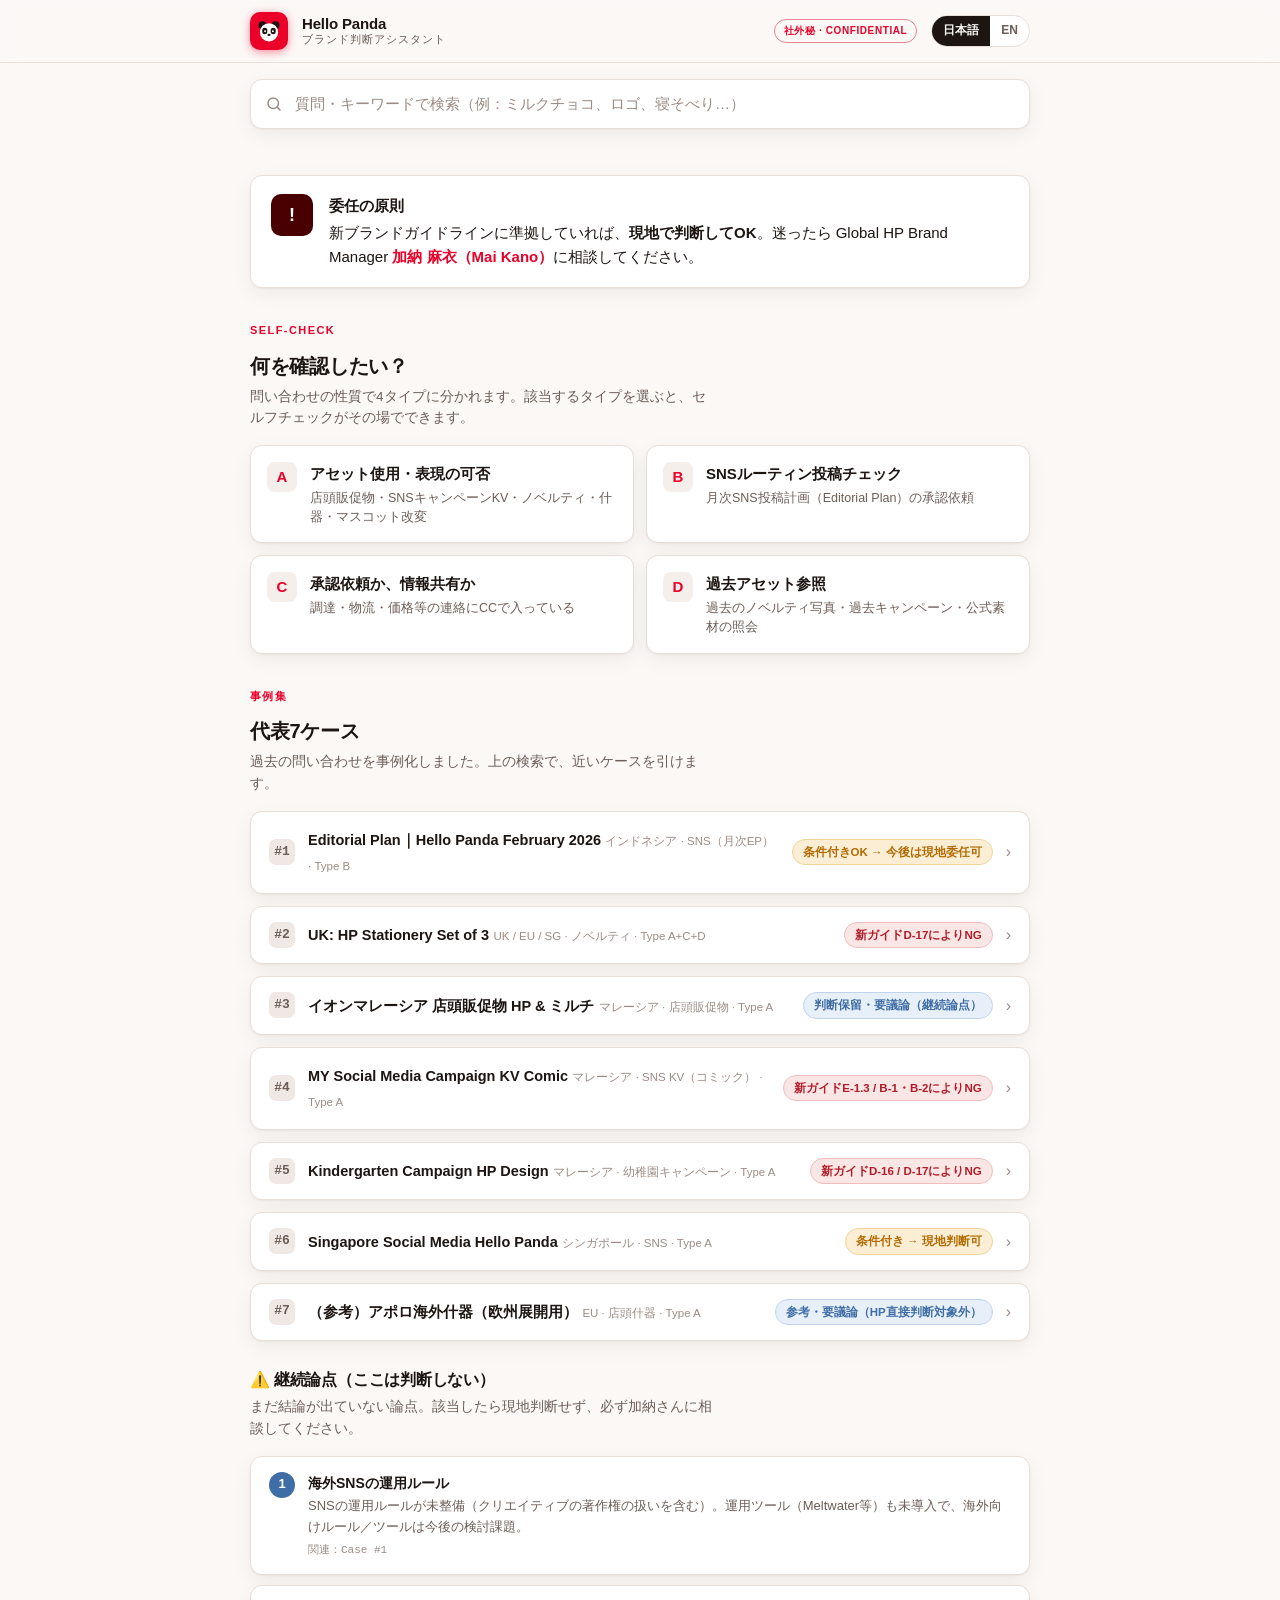
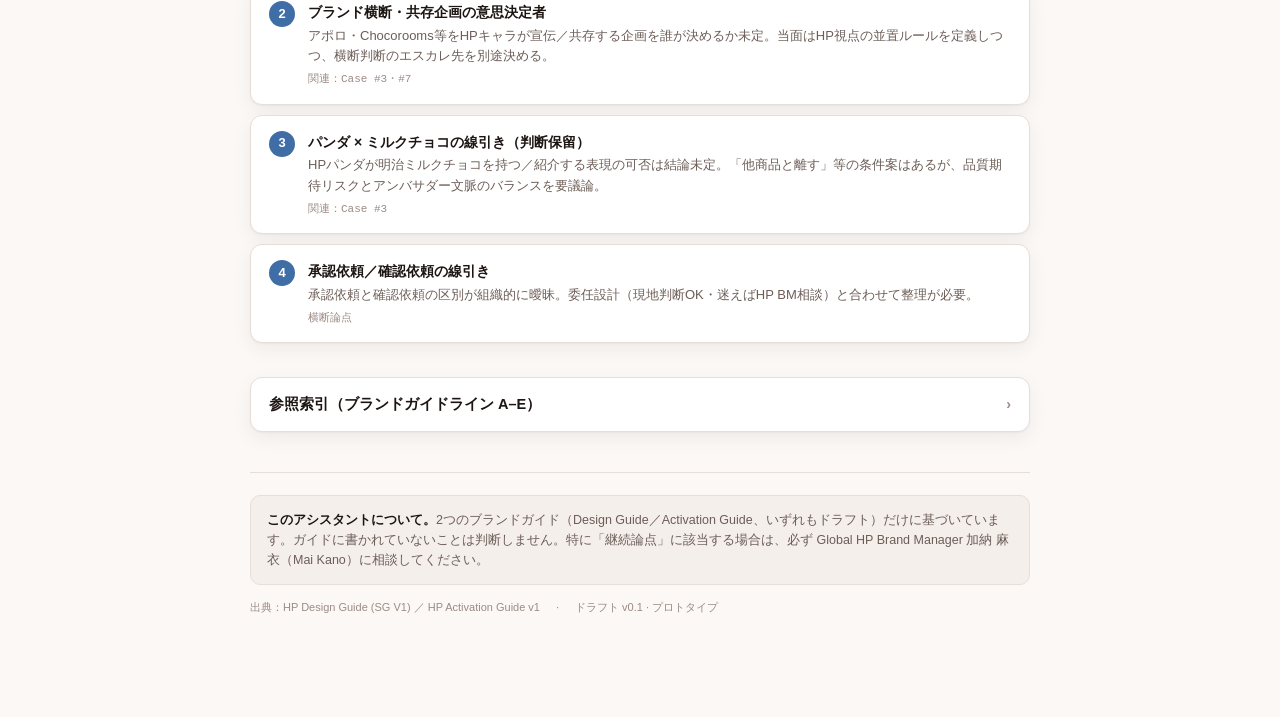
<file: hello-panda-brand-assistant/index.html>
<!doctype html>
<html lang="ja">
<head>
<meta charset="utf-8">
<meta name="viewport" content="width=device-width, initial-scale=1, viewport-fit=cover">
<title>Hello Panda · Brand Decision Assistant</title>
<style>
  :root{
    --sans:-apple-system,BlinkMacSystemFont,"Segoe UI","Hiragino Sans","Hiragino Kaku Gothic ProN","Yu Gothic",Meiryo,"Noto Sans JP",sans-serif;
    --mono:ui-monospace,SFMono-Regular,Menlo,Consolas,"Liberation Mono",monospace;
    --ground:#FBF8F6; --surface:#FFFFFF; --surface-2:#F5EFEC; --sunken:#F0E8E4;
    --ink:#1C1512; --ink-soft:#6C5D57; --ink-faint:#9C8B84; --line:#E8DED8;
    --brand:#EA0029; --brand-deep:#490000;
    --ok:#1C7A4D; --ok-bg:#E3F3EB; --ok-line:#B7E0C8;
    --warn:#B26A00; --warn-bg:#FBEED4; --warn-line:#F0D49A;
    --ng:#B01D28; --ng-bg:#FBE6E6; --ng-line:#F1BDBE;
    --open:#3F6DA6; --open-bg:#E7EFF8; --open-line:#BFD4EC;
    --shadow:0 1px 2px rgba(28,21,18,.04),0 6px 20px rgba(28,21,18,.06);
    --radius:12px;
  }
  @media (prefers-color-scheme:dark){
    :root{
      --ground:#17110F; --surface:#211814; --surface-2:#2A201B; --sunken:#150F0D;
      --ink:#F4ECE8; --ink-soft:#B9A79E; --ink-faint:#7E6D65; --line:#382B25;
      --brand:#FF465C; --brand-deep:#FF9A8E;
      --ok:#54C08A; --ok-bg:#153627; --ok-line:#245A40;
      --warn:#E4AC55; --warn-bg:#3A2B12; --warn-line:#5C441C;
      --ng:#F27680; --ng-bg:#3A1618; --ng-line:#63262A;
      --open:#7FADEA; --open-bg:#16243A; --open-line:#2C4467;
      --shadow:0 1px 2px rgba(0,0,0,.3),0 8px 24px rgba(0,0,0,.35);
    }
  }
  :root[data-theme="light"]{
    --ground:#FBF8F6; --surface:#FFFFFF; --surface-2:#F5EFEC; --sunken:#F0E8E4;
    --ink:#1C1512; --ink-soft:#6C5D57; --ink-faint:#9C8B84; --line:#E8DED8;
    --brand:#EA0029; --brand-deep:#490000;
    --ok:#1C7A4D; --ok-bg:#E3F3EB; --ok-line:#B7E0C8;
    --warn:#B26A00; --warn-bg:#FBEED4; --warn-line:#F0D49A;
    --ng:#B01D28; --ng-bg:#FBE6E6; --ng-line:#F1BDBE;
    --open:#3F6DA6; --open-bg:#E7EFF8; --open-line:#BFD4EC;
    --shadow:0 1px 2px rgba(28,21,18,.04),0 6px 20px rgba(28,21,18,.06);
  }
  :root[data-theme="dark"]{
    --ground:#17110F; --surface:#211814; --surface-2:#2A201B; --sunken:#150F0D;
    --ink:#F4ECE8; --ink-soft:#B9A79E; --ink-faint:#7E6D65; --line:#382B25;
    --brand:#FF465C; --brand-deep:#FF9A8E;
    --ok:#54C08A; --ok-bg:#153627; --ok-line:#245A40;
    --warn:#E4AC55; --warn-bg:#3A2B12; --warn-line:#5C441C;
    --ng:#F27680; --ng-bg:#3A1618; --ng-line:#63262A;
    --open:#7FADEA; --open-bg:#16243A; --open-line:#2C4467;
    --shadow:0 1px 2px rgba(0,0,0,.3),0 8px 24px rgba(0,0,0,.35);
  }

  *{box-sizing:border-box}
  body{margin:0;background:var(--ground);color:var(--ink);font-family:var(--sans);
    line-height:1.6;-webkit-font-smoothing:antialiased;text-rendering:optimizeLegibility}
  .wrap{max-width:820px;margin:0 auto;padding:0 20px}

  /* Header */
  header{position:sticky;top:0;z-index:20;background:color-mix(in srgb,var(--ground) 88%,transparent);
    backdrop-filter:saturate(1.4) blur(10px);border-bottom:1px solid var(--line)}
  .head-in{display:flex;align-items:center;gap:14px;padding:12px 20px;max-width:820px;margin:0 auto}
  .mark{width:38px;height:38px;border-radius:10px;background:var(--brand);flex:0 0 auto;
    display:grid;place-items:center;box-shadow:0 2px 8px color-mix(in srgb,var(--brand) 45%,transparent)}
  .mark svg{width:26px;height:26px;display:block}
  .head-txt{display:flex;flex-direction:column;line-height:1.2;min-width:0}
  .head-txt b{font-size:15px;font-weight:800;letter-spacing:-.01em}
  .head-txt span{font-size:11px;color:var(--ink-soft);text-transform:uppercase;letter-spacing:.09em}
  .head-sp{flex:1}
  .conf{font-size:10px;font-weight:700;letter-spacing:.06em;color:var(--brand);
    border:1px solid color-mix(in srgb,var(--brand) 40%,var(--line));border-radius:999px;
    padding:3px 9px;white-space:nowrap}
  .lang{display:flex;border:1px solid var(--line);border-radius:999px;overflow:hidden;background:var(--surface)}
  .lang button{font:inherit;font-size:12px;font-weight:700;border:0;background:transparent;color:var(--ink-soft);
    padding:5px 11px;cursor:pointer}
  .lang button[aria-pressed="true"]{background:var(--ink);color:var(--ground)}
  .lang button:focus-visible{outline:2px solid var(--brand);outline-offset:-2px}

  /* Search */
  .searchbar{padding:16px 0 4px}
  .search{display:flex;align-items:center;gap:10px;background:var(--surface);border:1px solid var(--line);
    border-radius:12px;padding:11px 14px;box-shadow:var(--shadow)}
  .search:focus-within{border-color:var(--brand);box-shadow:0 0 0 3px color-mix(in srgb,var(--brand) 18%,transparent)}
  .search svg{width:18px;height:18px;color:var(--ink-faint);flex:0 0 auto}
  .search input{flex:1;border:0;background:transparent;font:inherit;font-size:15px;color:var(--ink);outline:none}
  .search input::placeholder{color:var(--ink-faint)}
  .search .clr{border:0;background:transparent;color:var(--ink-faint);font:inherit;cursor:pointer;font-size:18px;
    line-height:1;padding:2px 4px;display:none}
  .search .clr:hover{color:var(--ink)}
  #search-status{font-size:13px;color:var(--ink-soft);padding:9px 4px 0;font-weight:600;display:none}
  #search-status b{color:var(--brand)}

  main{padding:8px 0 60px}
  section{margin-top:34px}
  .eyebrow{font-size:11px;font-weight:800;letter-spacing:.13em;text-transform:uppercase;color:var(--brand);margin:0 0 10px}
  h2{font-size:20px;font-weight:800;letter-spacing:-.015em;margin:0 0 4px;text-wrap:balance}
  .sec-note{font-size:13.5px;color:var(--ink-soft);margin:0 0 16px;max-width:62ch}

  .card{background:var(--surface);border:1px solid var(--line);border-radius:var(--radius);box-shadow:var(--shadow)}

  /* Principle */
  .principle{padding:18px 20px;display:flex;gap:16px;align-items:flex-start}
  .principle .pk{flex:0 0 auto;width:42px;height:42px;border-radius:10px;background:var(--brand-deep);
    color:#fff;display:grid;place-items:center;font-weight:800;font-size:18px}
  :root[data-theme="dark"] .principle .pk,@media(prefers-color-scheme:dark){}
  .principle p{margin:0;font-size:15px}
  .principle .lead{font-weight:700;margin-bottom:3px}
  .principle .who{color:var(--brand);font-weight:700}

  /* Self-check type grid */
  .types{display:grid;grid-template-columns:1fr 1fr;gap:12px}
  @media(max-width:560px){.types{grid-template-columns:1fr}}
  .type{cursor:pointer;text-align:left;font:inherit;color:inherit;padding:16px;display:flex;gap:13px;
    align-items:flex-start;transition:transform .12s ease,border-color .12s ease}
  .type:hover{transform:translateY(-2px);border-color:color-mix(in srgb,var(--brand) 45%,var(--line))}
  .type:focus-visible{outline:2px solid var(--brand);outline-offset:2px}
  .type[aria-expanded="true"]{border-color:var(--brand)}
  .type .badge{flex:0 0 auto;width:30px;height:30px;border-radius:8px;background:var(--surface-2);
    color:var(--brand);font-weight:800;display:grid;place-items:center;font-size:15px}
  .type h3{margin:0 0 3px;font-size:15px;font-weight:800}
  .type p{margin:0;font-size:12.5px;color:var(--ink-soft);line-height:1.5}

  /* Self-check panel */
  .panel{margin-top:12px;padding:18px 20px}
  .panel .ph{display:flex;align-items:center;gap:10px;margin-bottom:4px}
  .panel .ph .badge{width:26px;height:26px;border-radius:7px;background:var(--brand);color:#fff;font-weight:800;
    display:grid;place-items:center;font-size:13px}
  .panel .ph h3{margin:0;font-size:16px;font-weight:800}
  .panel .intro{font-size:13px;color:var(--ink-soft);margin:0 0 14px}
  .check{border-top:1px solid var(--line);padding:13px 0;display:flex;gap:12px;align-items:flex-start}
  .check:first-of-type{border-top:0}
  .check .q{flex:1;min-width:0}
  .check .q .t{font-size:14px;font-weight:600}
  .check .q .cite{font-family:var(--mono);font-size:11px;color:var(--brand);margin-top:4px;display:inline-block;
    background:var(--surface-2);padding:2px 7px;border-radius:6px}
  .check .q .flag{display:inline-block;font-size:11px;font-weight:700;color:var(--open);margin-top:4px;margin-left:6px}
  .yn{display:flex;gap:6px;flex:0 0 auto}
  .yn button{font:inherit;font-size:12px;font-weight:700;border:1px solid var(--line);background:var(--surface-2);
    color:var(--ink-soft);border-radius:8px;padding:6px 10px;cursor:pointer;min-width:42px}
  .yn button:focus-visible{outline:2px solid var(--brand);outline-offset:1px}
  .yn button[data-v="yes"][aria-pressed="true"]{background:var(--ok);border-color:var(--ok);color:#fff}
  .yn button[data-v="no"][aria-pressed="true"]{background:var(--ng);border-color:var(--ng);color:#fff}
  .verdict{margin-top:16px;border-radius:10px;padding:14px 16px;display:flex;gap:12px;align-items:flex-start;
    border:1px solid var(--line);background:var(--surface-2)}
  .verdict.ok{background:var(--ok-bg);border-color:var(--ok-line)}
  .verdict.consult{background:var(--warn-bg);border-color:var(--warn-line)}
  .verdict .vi{flex:0 0 auto;width:24px;height:24px;border-radius:50%;display:grid;place-items:center;font-weight:800;
    font-size:14px;color:#fff}
  .verdict.ok .vi{background:var(--ok)} .verdict.consult .vi{background:var(--warn)}
  .verdict.pending .vi{background:var(--ink-faint)}
  .verdict .vt{font-size:14px}
  .verdict .vt b{display:block;font-size:15px;margin-bottom:2px}
  .verdict.ok .vt b{color:var(--ok)} .verdict.consult .vt b{color:var(--warn)}
  .verdict ul{margin:8px 0 0;padding-left:18px;font-size:13px;color:var(--ink-soft)}
  .verdict ul li{margin:3px 0}

  /* Chips */
  .chip{display:inline-flex;align-items:center;gap:5px;font-size:11.5px;font-weight:700;padding:3px 10px;
    border-radius:999px;border:1px solid;white-space:nowrap}
  .chip.ok{color:var(--ok);background:var(--ok-bg);border-color:var(--ok-line)}
  .chip.cond{color:var(--warn);background:var(--warn-bg);border-color:var(--warn-line)}
  .chip.ng{color:var(--ng);background:var(--ng-bg);border-color:var(--ng-line)}
  .chip.open{color:var(--open);background:var(--open-bg);border-color:var(--open-line)}

  /* Cases */
  .case{overflow:hidden}
  .case+.case{margin-top:12px}
  .case>summary{list-style:none;cursor:pointer;padding:15px 18px;display:flex;gap:13px;align-items:center}
  .case>summary::-webkit-details-marker{display:none}
  .case>summary:focus-visible{outline:2px solid var(--brand);outline-offset:-3px}
  .case .num{flex:0 0 auto;width:26px;height:26px;border-radius:7px;background:var(--sunken);color:var(--ink-soft);
    font-weight:800;font-size:13px;display:grid;place-items:center;font-family:var(--mono)}
  .case .ct{flex:1;min-width:0}
  .case .ct .tt{font-size:14.5px;font-weight:700;line-height:1.35}
  .case .ct .meta{font-size:11.5px;color:var(--ink-faint);margin-top:2px}
  .case .chev{flex:0 0 auto;color:var(--ink-faint);transition:transform .2s}
  .case[open] .chev{transform:rotate(90deg)}
  .case .body{padding:2px 18px 18px 57px;border-top:1px solid var(--line);margin-top:-1px}
  @media(max-width:560px){.case .body{padding-left:18px}}
  .case .body .row{margin-top:13px}
  .case .body .row .lbl{font-size:10.5px;font-weight:800;letter-spacing:.09em;text-transform:uppercase;
    color:var(--ink-faint);margin-bottom:3px}
  .case .body .row .val{font-size:13.5px}
  .case .body .cites{display:flex;flex-wrap:wrap;gap:6px;margin-top:6px}
  .mono-tag{font-family:var(--mono);font-size:11px;color:var(--brand);background:var(--surface-2);
    padding:2px 7px;border-radius:6px}

  /* Open topics */
  .topic{padding:15px 18px;display:flex;gap:13px;align-items:flex-start}
  .topic+.topic{margin-top:10px}
  .topic .ti{flex:0 0 auto;width:26px;height:26px;border-radius:50%;background:var(--open);color:#fff;
    font-weight:800;font-size:13px;display:grid;place-items:center}
  .topic .tx b{font-size:14px;display:block;margin-bottom:2px}
  .topic .tx p{margin:0;font-size:13px;color:var(--ink-soft)}
  .topic .tx .ref{font-size:11px;color:var(--ink-faint);margin-top:4px;font-family:var(--mono)}
  .guardrail{margin-bottom:14px;border:1px solid var(--open-line);background:var(--open-bg);border-radius:10px;
    padding:13px 16px;font-size:13.5px;color:var(--ink);display:flex;gap:11px;align-items:flex-start}
  .guardrail b{color:var(--open)}
  .guardrail .gi{flex:0 0 auto;font-size:17px}

  /* banner in results */
  #hit-banner{display:none;margin-bottom:14px}
  .no-hit{display:none;text-align:center;color:var(--ink-faint);font-size:14px;padding:26px 0}

  /* Reference */
  details.ref>summary{list-style:none;cursor:pointer;padding:15px 18px;display:flex;align-items:center;gap:10px;
    font-weight:700;font-size:14.5px}
  details.ref>summary::-webkit-details-marker{display:none}
  details.ref>summary .chev{margin-left:auto;color:var(--ink-faint);transition:transform .2s}
  details.ref[open]>summary .chev{transform:rotate(90deg)}
  .ref-body{padding:0 18px 8px}
  .ref-row{border-top:1px solid var(--line);padding:12px 0;display:flex;gap:13px}
  .ref-row .rk{flex:0 0 auto;width:24px;height:24px;border-radius:6px;background:var(--brand);color:#fff;
    font-weight:800;font-size:13px;display:grid;place-items:center;font-family:var(--mono)}
  .ref-row .rt b{font-size:13.5px} .ref-row .rt p{margin:2px 0 0;font-size:12.5px;color:var(--ink-soft)}
  .ref-note{font-size:12px;color:var(--ink-faint);padding:10px 0 4px;font-style:italic}

  footer{margin-top:40px;border-top:1px solid var(--line);padding:22px 0 40px}
  footer .disc{background:var(--surface-2);border:1px solid var(--line);border-radius:10px;padding:14px 16px;
    font-size:12.5px;color:var(--ink-soft);line-height:1.6}
  footer .disc b{color:var(--ink)}
  footer .fmeta{display:flex;flex-wrap:wrap;gap:8px 16px;margin-top:14px;font-size:11px;color:var(--ink-faint)}
  .hl{background:color-mix(in srgb,var(--brand) 22%,transparent);border-radius:3px;padding:0 2px}

  @media (prefers-reduced-motion:reduce){*{transition:none!important}}
</style>
</head>
<body>


<header>
  <div class="head-in">
    <div class="mark" aria-hidden="true">
      <svg viewBox="0 0 40 40" fill="none">
        <circle cx="10" cy="11" r="6" fill="#1C1512"></circle><circle cx="30" cy="11" r="6" fill="#1C1512"></circle>
        <circle cx="20" cy="22" r="14" fill="#fff"></circle>
        <ellipse cx="13.5" cy="20" rx="4" ry="5" fill="#1C1512"></ellipse><ellipse cx="26.5" cy="20" rx="4" ry="5" fill="#1C1512"></ellipse>
        <circle cx="14" cy="20.5" r="1.5" fill="#fff"></circle><circle cx="26" cy="20.5" r="1.5" fill="#fff"></circle>
        <ellipse cx="20" cy="26" rx="2.4" ry="1.7" fill="#1C1512"></ellipse>
      </svg>
    </div>
    <div class="head-txt">
      <b>Hello Panda</b><span data-t="brandsub">ブランド判断アシスタント</span>
    </div>
    <div class="head-sp"></div>
    <span class="conf" data-t="conf">社外秘 · CONFIDENTIAL</span>
    <div class="lang" role="group" aria-label="Language">
      <button id="lang-ja" aria-pressed="true">日本語</button>
      <button id="lang-en" aria-pressed="false">EN</button>
    </div>
  </div>
</header>

<div class="wrap">
  <div class="searchbar">
    <div class="search">
      <svg viewBox="0 0 24 24" fill="none" stroke="currentColor" stroke-width="2" stroke-linecap="round"><circle cx="11" cy="11" r="7"></circle><path d="m20 20-3.2-3.2"></path></svg>
      <input id="q" type="text" autocomplete="off" spellcheck="false" placeholder="質問・キーワードで検索（例：ミルクチョコ、ロゴ、寝そべり…）">
      <button class="clr" id="clr" aria-label="clear" style="display: none;">×</button>
    </div>
    <div id="search-status" aria-live="polite" style="display: none;"></div>
  </div>

  <main>
    <section id="sec-principle">
      <div class="card principle">
        <div class="pk" aria-hidden="true">!</div>
        <div>
          <p class="lead" data-t="prin_lead">委任の原則</p>
          <p data-t="prin_body">新ブランドガイドラインに準拠していれば、<b>現地で判断してOK</b>。迷ったら Global HP Brand Manager <span class="who">加納 麻衣（Mai Kano）</span>に相談してください。</p>
        </div>
      </div>
    </section>

    <section id="sec-check">
      <p class="eyebrow" data-t="check_eye">Self-check</p>
      <h2 data-t="check_h">何を確認したい？</h2>
      <p class="sec-note" data-t="check_note">問い合わせの性質で4タイプに分かれます。該当するタイプを選ぶと、セルフチェックがその場でできます。</p>
      <div class="types" id="types">
    <button class="card type" data-type="A" aria-expanded="false">
      <span class="badge">A</span>
      <span><h3>アセット使用・表現の可否</h3><p>店頭販促物・SNSキャンペーンKV・ノベルティ・什器・マスコット改変</p></span>
    </button>
    <button class="card type" data-type="B" aria-expanded="false">
      <span class="badge">B</span>
      <span><h3>SNSルーティン投稿チェック</h3><p>月次SNS投稿計画（Editorial Plan）の承認依頼</p></span>
    </button>
    <button class="card type" data-type="C" aria-expanded="false">
      <span class="badge">C</span>
      <span><h3>承認依頼か、情報共有か</h3><p>調達・物流・価格等の連絡にCCで入っている</p></span>
    </button>
    <button class="card type" data-type="D" aria-expanded="false">
      <span class="badge">D</span>
      <span><h3>過去アセット参照</h3><p>過去のノベルティ写真・過去キャンペーン・公式素材の照会</p></span>
    </button></div>
      <div id="panel-slot"></div>
    </section>

    <section id="sec-cases">
      <p class="eyebrow" data-t="cases_eye">事例集</p>
      <h2 data-t="cases_h">代表7ケース</h2>
      <p class="sec-note" data-t="cases_note">過去の問い合わせを事例化しました。上の検索で、近いケースを引けます。</p>
      <div id="hit-banner" class="guardrail" style="display: none;"><span class="gi">⚠️</span><span id="hit-text"></span></div>
      <div id="cases"><details class="card case searchable" data-kw="editorial plan ep indonesia sns 月次 投稿 承認 委任 february editorial plan｜hello panda february 2026">
      <summary>
        <span class="num">#1</span>
        <span class="ct"><span class="tt">Editorial Plan｜Hello Panda February 2026</span>
          <span class="meta">インドネシア · SNS（月次EP） · Type B</span></span>
        <span class="chip cond">条件付きOK → 今後は現地委任可</span>
        <span class="chev" aria-hidden="true">›</span>
      </summary>
      <div class="body">
        <div class="row"><div class="lbl">何をしようとしたか</div><div class="val">2026年2月の月次SNS投稿計画の承認依頼。同構造の依頼が毎月繰り返し来ている。</div></div>
        <div class="row"><div class="lbl">判断の理由</div><div class="val">判断軸が固まっているB類型。ブランドガイド・QA・セルフチェックが整えば、基本は現地判断でOK（＝委任の条件）。</div><div class="cites"><span class="mono-tag">A-5.1</span><span class="mono-tag">A-5.2</span></div></div>
        <div class="row"><div class="lbl">次回チェックポイント</div><div class="val">現地セルフチェック → 沿っていれば現地承認。迷う点だけ加納さんに相談。</div></div>
      </div>
    </details><details class="card case searchable" data-kw="uk stationery novelty 文具 ノベルティ niko 大量 procurement logistics 調達 物流 uk: hp stationery set of 3">
      <summary>
        <span class="num">#2</span>
        <span class="ct"><span class="tt">UK: HP Stationery Set of 3</span>
          <span class="meta">UK / EU / SG · ノベルティ · Type A+C+D</span></span>
        <span class="chip ng">新ガイドD-17によりNG</span>
        <span class="chev" aria-hidden="true">›</span>
      </summary>
      <div class="body">
        <div class="row"><div class="lbl">何をしようとしたか</div><div class="val">HP柄の文具ノベルティ3種。BMが結果的にデザイン＋仕様・調達・物流の判断まで関与することに。</div></div>
        <div class="row"><div class="lbl">判断の理由</div><div class="val">旧キャラ・ガイド未整備期のケース。新ガイドD-17「1つのビジュアルにニコが大量登場はNG」が明文化されたため、今後はNG。</div><div class="cites"><span class="mono-tag">D-17</span></div></div>
        <div class="row"><div class="lbl">次回チェックポイント</div><div class="val">調達・物流はCC共有で可（承認依頼が紛れていないか確認）。類似案件はトータルで設計変更が必要。</div></div>
      </div>
    </details><details class="card case searchable" data-kw="aeon malaysia milk chocolate ミルクチョコ ミルチ 店頭 pos 共存 ambassador アンバサダー イオンマレーシア 店頭販促物 hp &amp; ミルチ">
      <summary>
        <span class="num">#3</span>
        <span class="ct"><span class="tt">イオンマレーシア 店頭販促物 HP &amp; ミルチ</span>
          <span class="meta">マレーシア · 店頭販促物 · Type A</span></span>
        <span class="chip open">判断保留・要議論（継続論点）</span>
        <span class="chev" aria-hidden="true">›</span>
      </summary>
      <div class="body">
        <div class="row"><div class="lbl">何をしようとしたか</div><div class="val">AEONマレーシア店頭で、HPと明治ミルクチョコが共存する販促物を準備したい。</div></div>
        <div class="row"><div class="lbl">判断の理由</div><div class="val">パンダがミルクチョコを持つ表現の可否は結論未定。品質期待リスク vs アンバサダー文脈のバランスが未定義（継続論点#3）。</div></div>
        <div class="row"><div class="lbl">次回チェックポイント</div><div class="val">当面の条件案：パンダがいるのは可だが他商品と離す等のルールが要りそう。→ 加納さんに相談。</div></div>
      </div>
    </details><details class="card case searchable" data-kw="malaysia kv comic コミック meiji logo ロゴ 位置 クリアスペース overlap 重なり my social media campaign kv comic">
      <summary>
        <span class="num">#4</span>
        <span class="ct"><span class="tt">MY Social Media Campaign KV Comic</span>
          <span class="meta">マレーシア · SNS KV（コミック） · Type A</span></span>
        <span class="chip ng">新ガイドE-1.3 / B-1・B-2によりNG</span>
        <span class="chev" aria-hidden="true">›</span>
      </summary>
      <div class="body">
        <div class="row"><div class="lbl">何をしようとしたか</div><div class="val">マレーシアSNSキャンペーンのキービジュアル（コミック形式）。meijiロゴの位置検討を含む。</div></div>
        <div class="row"><div class="lbl">判断の理由</div><div class="val">ロゴのクリアスペース基準がE-1.3・B-1/B-2で明文化済み。「テキスト・画像とロゴが重ならないこと」が判断軸。</div><div class="cites"><span class="mono-tag">E-1.3</span><span class="mono-tag">B-1/B-2</span></div></div>
        <div class="row"><div class="lbl">次回チェックポイント</div><div class="val">ロゴがテキスト・画像に重ならず、余白・最小サイズを満たせば現地判断でOK。</div></div>
      </div>
    </details><details class="card case searchable" data-kw="kindergarten 幼稚園 mascot マスコット 改変 pose 寝そべり 横たわり passive 受動 kindergarten campaign hp design">
      <summary>
        <span class="num">#5</span>
        <span class="ct"><span class="tt">Kindergarten Campaign HP Design</span>
          <span class="meta">マレーシア · 幼稚園キャンペーン · Type A</span></span>
        <span class="chip ng">新ガイドD-16 / D-17によりNG</span>
        <span class="chev" aria-hidden="true">›</span>
      </summary>
      <div class="body">
        <div class="row"><div class="lbl">何をしようとしたか</div><div class="val">幼稚園向けキャンペーンでのHPマスコット改変案の使用可否。</div></div>
        <div class="row"><div class="lbl">判断の理由</div><div class="val">改変自体は可だが、(1)ぱっと見てHPと識別できる (2)アクティブ設定を外さない が条件。横たわり等の受動ポーズはNG。識別が難しければHPロゴを追加。</div><div class="cites"><span class="mono-tag">D-4</span><span class="mono-tag">D-16</span><span class="mono-tag">D-17</span></div></div>
        <div class="row"><div class="lbl">次回チェックポイント</div><div class="val">D-4で識別確認、D-16/D-17で改変範囲を確認。満たせば現地判断でOK。</div></div>
      </div>
    </details><details class="card case searchable" data-kw="singapore sg sns forwarded 転送 松下 一次判断 character キャラ singapore social media hello panda">
      <summary>
        <span class="num">#6</span>
        <span class="ct"><span class="tt">Singapore Social Media Hello Panda</span>
          <span class="meta">シンガポール · SNS · Type A</span></span>
        <span class="chip cond">条件付き → 現地判断可</span>
        <span class="chev" aria-hidden="true">›</span>
      </summary>
      <div class="body">
        <div class="row"><div class="lbl">何をしようとしたか</div><div class="val">SG SNS投稿でのHPキャラ素材使用の承認依頼（松下さんから転送された案件）。</div></div>
        <div class="row"><div class="lbl">判断の理由</div><div class="val">キャラ・ロゴがガイドに沿っていればOK。転送ルートでも一次判断は現地で可能。D-16/D-17・B-1/B-2で明文化済み。</div><div class="cites"><span class="mono-tag">D-16/D-17</span><span class="mono-tag">B-1/B-2</span></div></div>
        <div class="row"><div class="lbl">次回チェックポイント</div><div class="val">現地でガイド適合を確認 → 沿っていれば現地判断。迷う点だけ相談。</div></div>
      </div>
    </details><details class="card case searchable" data-kw="apollo アポロ chocorooms きのこの山 eu fixture 什器 共存 cross-brand 横断 banner （参考）アポロ海外什器（欧州展開用）">
      <summary>
        <span class="num">#7</span>
        <span class="ct"><span class="tt">（参考）アポロ海外什器（欧州展開用）</span>
          <span class="meta">EU · 店頭什器 · Type A</span></span>
        <span class="chip open">参考・要議論（HP直接判断対象外）</span>
        <span class="chev" aria-hidden="true">›</span>
      </summary>
      <div class="body">
        <div class="row"><div class="lbl">何をしようとしたか</div><div class="val">アポロの欧州展開用店頭什器。アポロ／きのこの山とのキャラ共存についての確認。</div></div>
        <div class="row"><div class="lbl">判断の理由</div><div class="val">HPが直接かかわるケースではないが、明治キャラが集合するバナー等は他拠点でも散見。他ブランド共存ルールは未定義（継続論点#2）。</div></div>
        <div class="row"><div class="lbl">次回チェックポイント</div><div class="val">当面はHP視点の「並置ルール」を定義しつつ、横断判断のエスカレ先を別途決める。</div></div>
      </div>
    </details></div>
      <div id="topics-wrap">
        <h2 style="font-size:16px;margin:26px 0 4px" data-t="topics_h">⚠️ 継続論点（ここは判断しない）</h2>
        <p class="sec-note" data-t="topics_note">まだ結論が出ていない論点。該当したら現地判断せず、必ず加納さんに相談してください。</p>
        <div id="topics">
    <div class="card topic searchable" data-kw="sns 運用 ルール meltwater 著作権 copyright operating 海外snsの運用ルール" data-topic="1">
      <span class="ti">1</span>
      <div class="tx"><b>海外SNSの運用ルール</b><p>SNSの運用ルールが未整備（クリエイティブの著作権の扱いを含む）。運用ツール（Meltwater等）も未導入で、海外向けルール／ツールは今後の検討課題。</p><div class="ref">関連：Case #1</div></div>
    </div>
    <div class="card topic searchable" data-kw="cross-brand 横断 共存 apollo アポロ chocorooms 意思決定 owner coexistence ブランド横断・共存企画の意思決定者" data-topic="1">
      <span class="ti">2</span>
      <div class="tx"><b>ブランド横断・共存企画の意思決定者</b><p>アポロ・Chocorooms等をHPキャラが宣伝／共存する企画を誰が決めるか未定。当面はHP視点の並置ルールを定義しつつ、横断判断のエスカレ先を別途決める。</p><div class="ref">関連：Case #3・#7</div></div>
    </div>
    <div class="card topic searchable" data-kw="panda milk chocolate ミルクチョコ 線引き 判断保留 ambassador quality パンダ × ミルクチョコの線引き（判断保留）" data-topic="1">
      <span class="ti">3</span>
      <div class="tx"><b>パンダ × ミルクチョコの線引き（判断保留）</b><p>HPパンダが明治ミルクチョコを持つ／紹介する表現の可否は結論未定。「他商品と離す」等の条件案はあるが、品質期待リスクとアンバサダー文脈のバランスを要議論。</p><div class="ref">関連：Case #3</div></div>
    </div>
    <div class="card topic searchable" data-kw="承認 確認 依頼 approval info request 委任 delegation 線引き 承認依頼／確認依頼の線引き" data-topic="1">
      <span class="ti">4</span>
      <div class="tx"><b>承認依頼／確認依頼の線引き</b><p>承認依頼と確認依頼の区別が組織的に曖昧。委任設計（現地判断OK・迷えばHP BM相談）と合わせて整理が必要。</p><div class="ref">横断論点</div></div>
    </div></div>
      </div>
      <p class="no-hit" id="nohit" data-t="nohit" style="display: none;">該当する事例・論点が見つかりませんでした。迷う点は加納さんに相談を。</p>
    </section>

    <section id="sec-ref">
      <details class="card ref">
        <summary><span data-t="ref_h">参照索引（ブランドガイドライン A–E）</span><span class="chev" aria-hidden="true">›</span></summary>
        <div class="ref-body" id="refbody">
    <div class="ref-row"><span class="rk">A</span>
      <div class="rt"><b>Hello Panda について</b><p>ブランドステートメント / エクイティ / タグライン / 歴史 / 表現指針（A-5.1 言語・A-5.2 視覚・A-5.3 役割）</p></div></div>
    <div class="ref-row"><span class="rk">B</span>
      <div class="rt"><b>ブランドアイデンティティ要素</b><p>プライマリーカラー / ブランドロゴ / タグライン / キャラクター ニコ（B-5）・キミ（B-6）</p></div></div>
    <div class="ref-row"><span class="rk">C</span>
      <div class="rt"><b>パッケージデザインシステム</b><p>プライマリーデザイン / 必須要素 / シズル / フレーバー名称・カラー</p></div></div>
    <div class="ref-row"><span class="rk">D</span>
      <div class="rt"><b>キャラクターアイデンティティ</b><p>識別（D-3/D-4）/ 動きの留意点（D-5）/ 2D・3D運用（D-14）/ DON'Ts（D-16・D-17）/ 裸品絵柄50種（D-8.1・D-8.2）/ イラストパターン（D-18）</p></div></div>
    <div class="ref-row"><span class="rk">E</span>
      <div class="rt"><b>明治ロゴシステム</b><p>ブランドマーク / クリアスペース（E-1.3）/ カラーバリエーション / 誤用例</p></div></div><p class="ref-note">※ ドラフト段階のため、一部のページ番号は資料間で調整中。引用コードは原文どおり表示しています。</p></div>
      </details>
    </section>

    <footer>
      <div class="disc" data-t="disc"><b>このアシスタントについて。</b>2つのブランドガイド（Design Guide／Activation Guide、いずれもドラフト）だけに基づいています。ガイドに書かれていないことは判断しません。特に「継続論点」に該当する場合は、必ず Global HP Brand Manager 加納 麻衣（Mai Kano）に相談してください。</div>
      <div class="fmeta">
        <span data-t="fsrc">出典：HP Design Guide (SG V1) ／ HP Activation Guide v1</span>
        <span>·</span>
        <span data-t="fver">ドラフト v0.1 · プロトタイプ</span>
      </div>
    </footer>
  </main>
</div>

<script>
"use strict";
const L = {
  ja:{
    brandsub:"ブランド判断アシスタント",
    conf:"社外秘 · CONFIDENTIAL",
    search_ph:"質問・キーワードで検索（例：ミルクチョコ、ロゴ、寝そべり…）",
    prin_lead:"委任の原則",
    prin_body:'新ブランドガイドラインに準拠していれば、<b>現地で判断してOK</b>。迷ったら Global HP Brand Manager <span class="who">加納 麻衣（Mai Kano）</span>に相談してください。',
    check_h:"何を確認したい？",
    check_note:"問い合わせの性質で4タイプに分かれます。該当するタイプを選ぶと、セルフチェックがその場でできます。",
    cases_eye:"事例集",
    cases_h:"代表7ケース",
    cases_note:"過去の問い合わせを事例化しました。上の検索で、近いケースを引けます。",
    topics_h:"⚠️ 継続論点（ここは判断しない）",
    topics_note:"まだ結論が出ていない論点。該当したら現地判断せず、必ず加納さんに相談してください。",
    ref_h:"参照索引（ブランドガイドライン A–E）",
    nohit:"該当する事例・論点が見つかりませんでした。迷う点は加納さんに相談を。",
    disc:'<b>このアシスタントについて。</b>2つのブランドガイド（Design Guide／Activation Guide、いずれもドラフト）だけに基づいています。ガイドに書かれていないことは判断しません。特に「継続論点」に該当する場合は、必ず Global HP Brand Manager 加納 麻衣（Mai Kano）に相談してください。',
    fsrc:"出典：HP Design Guide (SG V1) ／ HP Activation Guide v1",
    fver:"ドラフト v0.1 · プロトタイプ",
    yes:"OK", no:"NG", na:"該当なし", yesflag:"該当する",
    v_local_b:"現地判断でOK", v_local_p:"すべてのチェックを満たしています。現地で承認して進めてください。",
    v_localB_b:"現地承認でOK", v_localB_p:"4項目すべて満たしています。加納さんへのCCは不要です。",
    v_consult_b:"加納さんに相談", v_consult_p:"下記が引っかかっています。現地判断せず相談してください：",
    v_pending_b:"すべて回答してください", v_pending_p:"各項目に OK / NG を選ぶと結果が出ます。",
    open_reason:"この項目は「継続論点」です。該当する場合は現地で判断せず加納さんへ。",
    hit_topic:'これは<b>継続論点</b>に触れている可能性があります。現地で判断せず、加納さんに相談してください。'
  },
  en:{
    brandsub:"Brand Decision Assistant",
    conf:"CONFIDENTIAL",
    search_ph:"Search a question or keyword (e.g. milk chocolate, logo, lying down…)",
    prin_lead:"Principle of delegation",
    prin_body:'If it complies with the new brand guidelines, <b>you\'re cleared to decide locally</b>. When in doubt, consult Global HP Brand Manager <span class="who">Mai Kano</span>.',
    check_h:"What do you need to check?",
    check_note:"Enquiries fall into four types. Pick the matching one to run its self-check right here.",
    cases_eye:"Case collection",
    cases_h:"7 representative cases",
    cases_note:"Past enquiries, turned into cases. Use the search above to pull up a similar one.",
    topics_h:"⚠️ Open topics (do not decide these)",
    topics_note:"Unresolved points. If your case touches one, don't decide locally — always consult Mai Kano.",
    ref_h:"Reference index (Brand Guidelines A–E)",
    nohit:"No matching case or topic found. For anything unclear, consult Mai Kano.",
    disc:'<b>About this assistant.</b> It reflects only the two brand guides (Design Guide / Activation Guide, both drafts). It does not decide anything the guides don\'t cover. For open topics especially, always consult Global HP Brand Manager Mai Kano.',
    fsrc:"Source: HP Design Guide (SG V1) / HP Activation Guide v1",
    fver:"Draft v0.1 · prototype",
    yes:"OK", no:"NG", na:"No", yesflag:"Yes",
    v_local_b:"Cleared to decide locally", v_local_p:"Every check passes. Approve locally and proceed.",
    v_localB_b:"Approve locally", v_localB_p:"All four points pass. No need to CC Mai Kano.",
    v_consult_b:"Consult Mai Kano", v_consult_p:"The following didn't pass. Don't decide locally — check with Mai Kano:",
    v_pending_b:"Answer every item", v_pending_p:"Choose OK / NG on each item to see the result.",
    open_reason:"This item is an open topic. If it applies, route to Mai Kano instead of deciding locally.",
    hit_topic:'This may touch an <b>open topic</b>. Don\'t decide locally — consult Mai Kano.'
  }
};

// ---- Self-check data ----
const TYPES = [
  { id:"A", title:{ja:"アセット使用・表現の可否",en:"Asset use / expression"},
    desc:{ja:"店頭販促物・SNSキャンペーンKV・ノベルティ・什器・マスコット改変",en:"In-store POS, SNS campaign KV, novelties, fixtures, mascot edits"},
    verdict:"A",
    checks:[
      {t:{ja:"キャラ（ニコ／キミ）がDO表現に沿っているか",en:"Do Niko / Kimi follow the DO expressions?"},cite:["D-4"]},
      {t:{ja:"ポーズ・表情がアクティブなイメージを保っているか（横たわり等の受動ポーズはNG）",en:"Do poses / expressions stay active? (passive poses like lying down are NG)"},cite:["D-5","D-16"]},
      {t:{ja:"顔のパーツ・衣装の基本設定を変えていないか",en:"Are facial parts / basic costume settings unchanged?"},cite:["D-14","D-17"]},
      {t:{ja:"ぱっと見てニコ／キミと識別できるか（難しければHPロゴを追加）",en:"Instantly recognizable as Niko / Kimi? (if not, add the HP logo)"},cite:["D-3"]},
      {t:{ja:"meijiロゴがテキスト・画像と重なっていないか／クリアスペース確保",en:"Is the meiji logo free of overlaps, with clear space kept?"},cite:["E-1.3","B-1/B-2"]},
      {t:{ja:"他ブランド・他キャラとの共存／宣伝を含むか",en:"Does it involve coexistence / promotion with other brands or characters?"},cite:[],flag:true}
    ]},
  { id:"B", title:{ja:"SNSルーティン投稿チェック",en:"SNS routine-post check"},
    desc:{ja:"月次SNS投稿計画（Editorial Plan）の承認依頼",en:"Monthly SNS editorial plan approvals"},
    verdict:"B",
    checks:[
      {t:{ja:"投稿のトーン・言葉遣いが言語的指針に沿っているか（明るく前向き／否定・皮肉・攻撃はNG）",en:"Tone & wording follow the verbal guidelines? (bright & positive; no negativity, sarcasm, aggression)"},cite:["A-5.1","D-5"]},
      {t:{ja:"ビジュアルがブランドの視覚的世界観に沿っているか",en:"Do the visuals follow the brand's visual world?"},cite:["A-5.2"]},
      {t:{ja:"キャラ・ロゴの使い方がガイドに沿っているか",en:"Are characters & logos used per the guide?"},cite:["D-16/D-17","B-1/B-2"]},
      {t:{ja:"著作権・肖像権を侵害する素材を使っていないか",en:"No material that infringes copyright / likeness rights?"},cite:["D-2"]}
    ]},
  { id:"C", title:{ja:"承認依頼か、情報共有か",en:"Approval, or just an FYI?"},
    desc:{ja:"調達・物流・価格等の連絡にCCで入っている",en:"You're CC'd on procurement / logistics / pricing threads"},
    verdict:"C" },
  { id:"D", title:{ja:"過去アセット参照",en:"Past-asset reference"},
    desc:{ja:"過去のノベルティ写真・過去キャンペーン・公式素材の照会",en:"Looking up past novelties, past campaigns, official assets"},
    verdict:"D" }
];

const CASES = [
  {n:1,region:{ja:"インドネシア",en:"Indonesia"},kind:{ja:"SNS（月次EP）",en:"SNS (monthly EP)"},type:"B",vc:"cond",
   v:{ja:"条件付きOK → 今後は現地委任可",en:"Conditional OK → delegable going forward"},
   title:{ja:"Editorial Plan｜Hello Panda February 2026",en:"Editorial Plan | Hello Panda February 2026"},
   what:{ja:"2026年2月の月次SNS投稿計画の承認依頼。同構造の依頼が毎月繰り返し来ている。",en:"Approval of the Feb 2026 monthly SNS editorial plan — the same request recurs every month."},
   why:{ja:"判断軸が固まっているB類型。ブランドガイド・QA・セルフチェックが整えば、基本は現地判断でOK（＝委任の条件）。",en:"A Type-B case with settled criteria. Once guide, QA and self-check are in place, local decision is fine (the condition for delegation)."},
   next:{ja:"現地セルフチェック → 沿っていれば現地承認。迷う点だけ加納さんに相談。",en:"Local self-check → if compliant, approve locally. Escalate only the doubtful points."},
   cites:["A-5.1","A-5.2"],kw:"editorial plan ep indonesia sns 月次 投稿 承認 委任 february"},
  {n:2,region:{ja:"UK / EU / SG",en:"UK / EU / SG"},kind:{ja:"ノベルティ",en:"Novelty"},type:"A+C+D",vc:"ng",
   v:{ja:"新ガイドD-17によりNG",en:"NG under new guide D-17"},
   title:{ja:"UK: HP Stationery Set of 3",en:"UK: HP Stationery Set of 3"},
   what:{ja:"HP柄の文具ノベルティ3種。BMが結果的にデザイン＋仕様・調達・物流の判断まで関与することに。",en:"Three HP-pattern stationery novelties; the BM ended up ruling on design plus spec, procurement and logistics."},
   why:{ja:"旧キャラ・ガイド未整備期のケース。新ガイドD-17「1つのビジュアルにニコが大量登場はNG」が明文化されたため、今後はNG。",en:"An old-character, pre-guide case. New guide D-17 (\"Niko appearing in large numbers in one visual is NG\") now makes this NG going forward."},
   next:{ja:"調達・物流はCC共有で可（承認依頼が紛れていないか確認）。類似案件はトータルで設計変更が必要。",en:"Procurement / logistics can stay CC-only (check no approval is hidden in the thread). Similar jobs need a full redesign."},
   cites:["D-17"],kw:"uk stationery novelty 文具 ノベルティ niko 大量 procurement logistics 調達 物流"},
  {n:3,region:{ja:"マレーシア",en:"Malaysia"},kind:{ja:"店頭販促物",en:"In-store POS"},type:"A",vc:"open",
   v:{ja:"判断保留・要議論（継続論点）",en:"On hold — open topic"},
   title:{ja:"イオンマレーシア 店頭販促物 HP & ミルチ",en:"AEON Malaysia in-store POS — HP & Milk Chocolate"},
   what:{ja:"AEONマレーシア店頭で、HPと明治ミルクチョコが共存する販促物を準備したい。",en:"A POS piece where HP coexists with Meiji Milk Chocolate at AEON Malaysia."},
   why:{ja:"パンダがミルクチョコを持つ表現の可否は結論未定。品質期待リスク vs アンバサダー文脈のバランスが未定義（継続論点#3）。",en:"Whether a panda may hold Milk Chocolate is undecided — quality-expectation risk vs. ambassador context is still undefined (open topic #3)."},
   next:{ja:"当面の条件案：パンダがいるのは可だが他商品と離す等のルールが要りそう。→ 加納さんに相談。",en:"Interim idea: a panda is fine but keep it apart from other products. → Consult Mai Kano."},
   cites:[],kw:"aeon malaysia milk chocolate ミルクチョコ ミルチ 店頭 pos 共存 ambassador アンバサダー"},
  {n:4,region:{ja:"マレーシア",en:"Malaysia"},kind:{ja:"SNS KV（コミック）",en:"SNS KV (comic)"},type:"A",vc:"ng",
   v:{ja:"新ガイドE-1.3 / B-1・B-2によりNG",en:"NG under E-1.3 / B-1·B-2"},
   title:{ja:"MY Social Media Campaign KV Comic",en:"MY Social Media Campaign — Key Visual Comic"},
   what:{ja:"マレーシアSNSキャンペーンのキービジュアル（コミック形式）。meijiロゴの位置検討を含む。",en:"Malaysia SNS campaign key visual in comic form, including where to place the meiji logo."},
   why:{ja:"ロゴのクリアスペース基準がE-1.3・B-1/B-2で明文化済み。「テキスト・画像とロゴが重ならないこと」が判断軸。",en:"Logo clear-space is codified in E-1.3 and B-1/B-2. The test: the logo must not overlap text or images."},
   next:{ja:"ロゴがテキスト・画像に重ならず、余白・最小サイズを満たせば現地判断でOK。",en:"If the logo avoids overlap and meets clear-space & min-size, it's OK to decide locally."},
   cites:["E-1.3","B-1/B-2"],kw:"malaysia kv comic コミック meiji logo ロゴ 位置 クリアスペース overlap 重なり"},
  {n:5,region:{ja:"マレーシア",en:"Malaysia"},kind:{ja:"幼稚園キャンペーン",en:"Kindergarten campaign"},type:"A",vc:"ng",
   v:{ja:"新ガイドD-16 / D-17によりNG",en:"NG under D-16 / D-17"},
   title:{ja:"Kindergarten Campaign HP Design",en:"Kindergarten Campaign — HP Design"},
   what:{ja:"幼稚園向けキャンペーンでのHPマスコット改変案の使用可否。",en:"Whether an edited HP mascot may be used in a kindergarten campaign."},
   why:{ja:"改変自体は可だが、(1)ぱっと見てHPと識別できる (2)アクティブ設定を外さない が条件。横たわり等の受動ポーズはNG。識別が難しければHPロゴを追加。",en:"Edits are allowed only if (1) instantly recognizable as HP and (2) the active personality is kept. Passive poses like lying down are NG. If recognition is hard, add the HP logo."},
   next:{ja:"D-4で識別確認、D-16/D-17で改変範囲を確認。満たせば現地判断でOK。",en:"Check recognition (D-4) and edit scope (D-16/D-17). If met, decide locally."},
   cites:["D-4","D-16","D-17"],kw:"kindergarten 幼稚園 mascot マスコット 改変 pose 寝そべり 横たわり passive 受動"},
  {n:6,region:{ja:"シンガポール",en:"Singapore"},kind:{ja:"SNS",en:"SNS"},type:"A",vc:"cond",
   v:{ja:"条件付き → 現地判断可",en:"Conditional → local decision OK"},
   title:{ja:"Singapore Social Media Hello Panda",en:"Singapore Social Media — Hello Panda"},
   what:{ja:"SG SNS投稿でのHPキャラ素材使用の承認依頼（松下さんから転送された案件）。",en:"Approval to use HP character assets in an SG SNS post (forwarded via Matsushita-san)."},
   why:{ja:"キャラ・ロゴがガイドに沿っていればOK。転送ルートでも一次判断は現地で可能。D-16/D-17・B-1/B-2で明文化済み。",en:"If characters & logos follow the guide, it's fine. Even forwarded, the first-line call can be local. Codified in D-16/D-17 & B-1/B-2."},
   next:{ja:"現地でガイド適合を確認 → 沿っていれば現地判断。迷う点だけ相談。",en:"Confirm compliance locally → if compliant, decide locally. Escalate only doubts."},
   cites:["D-16/D-17","B-1/B-2"],kw:"singapore sg sns forwarded 転送 松下 一次判断 character キャラ"},
  {n:7,region:{ja:"EU",en:"EU"},kind:{ja:"店頭什器",en:"In-store fixture"},type:"A",vc:"open",
   v:{ja:"参考・要議論（HP直接判断対象外）",en:"Reference — out of HP's direct scope"},
   title:{ja:"（参考）アポロ海外什器（欧州展開用）",en:"(Ref.) Apollo overseas fixture (EU roll-out)"},
   what:{ja:"アポロの欧州展開用店頭什器。アポロ／きのこの山とのキャラ共存についての確認。",en:"An Apollo EU fixture involving character coexistence with Apollo / Chocorooms."},
   why:{ja:"HPが直接かかわるケースではないが、明治キャラが集合するバナー等は他拠点でも散見。他ブランド共存ルールは未定義（継続論点#2）。",en:"Not a direct HP case, but multi-character Meiji banners appear elsewhere too. Cross-brand coexistence rules are undefined (open topic #2)."},
   next:{ja:"当面はHP視点の「並置ルール」を定義しつつ、横断判断のエスカレ先を別途決める。",en:"Interim: define HP's own adjacency rules, and separately decide who owns cross-brand calls."},
   cites:[],kw:"apollo アポロ chocorooms きのこの山 eu fixture 什器 共存 cross-brand 横断 banner"}
];

const TOPICS = [
  {n:1,title:{ja:"海外SNSの運用ルール",en:"Overseas SNS operating rules"},
   body:{ja:"SNSの運用ルールが未整備（クリエイティブの著作権の扱いを含む）。運用ツール（Meltwater等）も未導入で、海外向けルール／ツールは今後の検討課題。",en:"No SNS operating rules yet (incl. handling of creative copyright). No ops tooling (e.g. Meltwater) adopted; overseas rules/tools are still to be decided."},
   ref:{ja:"関連：Case #1",en:"Related: Case #1"},kw:"sns 運用 ルール meltwater 著作権 copyright operating"},
  {n:2,title:{ja:"ブランド横断・共存企画の意思決定者",en:"Owner of cross-brand / coexistence projects"},
   body:{ja:"アポロ・Chocorooms等をHPキャラが宣伝／共存する企画を誰が決めるか未定。当面はHP視点の並置ルールを定義しつつ、横断判断のエスカレ先を別途決める。",en:"Who decides projects where HP characters promote / coexist with Apollo, Chocorooms, etc. is undecided. Interim: define HP adjacency rules and set a cross-brand escalation owner separately."},
   ref:{ja:"関連：Case #3・#7",en:"Related: Case #3, #7"},kw:"cross-brand 横断 共存 apollo アポロ chocorooms 意思決定 owner coexistence"},
  {n:3,title:{ja:"パンダ × ミルクチョコの線引き（判断保留）",en:"Panda × Milk Chocolate boundary (on hold)"},
   body:{ja:"HPパンダが明治ミルクチョコを持つ／紹介する表現の可否は結論未定。「他商品と離す」等の条件案はあるが、品質期待リスクとアンバサダー文脈のバランスを要議論。",en:"Whether an HP panda may hold / present Meiji Milk Chocolate is undecided. There's an interim \"keep apart from other products\" idea, but quality-expectation risk vs. ambassador context needs discussion."},
   ref:{ja:"関連：Case #3",en:"Related: Case #3"},kw:"panda milk chocolate ミルクチョコ 線引き 判断保留 ambassador quality"},
  {n:4,title:{ja:"承認依頼／確認依頼の線引き",en:"Approval-request vs. info-request line"},
   body:{ja:"承認依頼と確認依頼の区別が組織的に曖昧。委任設計（現地判断OK・迷えばHP BM相談）と合わせて整理が必要。",en:"The line between an approval request and an info request is organizationally fuzzy. Needs sorting alongside the delegation design (local OK; escalate doubts)."},
   ref:{ja:"横断論点",en:"Cross-cutting"},kw:"承認 確認 依頼 approval info request 委任 delegation 線引き"}
];

const REF = [
  {k:"A",t:{ja:"Hello Panda について",en:"About Hello Panda"},d:{ja:"ブランドステートメント / エクイティ / タグライン / 歴史 / 表現指針（A-5.1 言語・A-5.2 視覚・A-5.3 役割）",en:"Brand statement / equity / tagline / history / expression (A-5.1 voice, A-5.2 visual, A-5.3 role)"}},
  {k:"B",t:{ja:"ブランドアイデンティティ要素",en:"Brand identity elements"},d:{ja:"プライマリーカラー / ブランドロゴ / タグライン / キャラクター ニコ（B-5）・キミ（B-6）",en:"Primary color / brand logo / tagline / characters Niko (B-5), Kimi (B-6)"}},
  {k:"C",t:{ja:"パッケージデザインシステム",en:"Package design system"},d:{ja:"プライマリーデザイン / 必須要素 / シズル / フレーバー名称・カラー",en:"Primary design / mandatory elements / sizzle / flavor names & colors"}},
  {k:"D",t:{ja:"キャラクターアイデンティティ",en:"Character identity"},d:{ja:"識別（D-3/D-4）/ 動きの留意点（D-5）/ 2D・3D運用（D-14）/ DON'Ts（D-16・D-17）/ 裸品絵柄50種（D-8.1・D-8.2）/ イラストパターン（D-18）",en:"Recognition (D-3/D-4) / movement notes (D-5) / 2D·3D rules (D-14) / DON'Ts (D-16, D-17) / 50 naked-biscuit patterns (D-8.1, D-8.2) / illustration patterns (D-18)"}},
  {k:"E",t:{ja:"明治ロゴシステム",en:"meiji logo system"},d:{ja:"ブランドマーク / クリアスペース（E-1.3）/ カラーバリエーション / 誤用例",en:"Brand mark / clear space (E-1.3) / color variations / misuse examples"}}
];

// ---- State + render ----
let lang = "ja";
const $ = s=>document.querySelector(s);
const t = o => (o && (o[lang]!=null)) ? o[lang] : "";
const esc = s => String(s).replace(/[&<>"]/g,c=>({"&":"&amp;","<":"&lt;",">":"&gt;",'"':"&quot;"}[c]));

const answers = {}; // {typeId: [null|'yes'|'no', ...]}
let activeType = null;

function applyStatic(){
  document.querySelectorAll("[data-t]").forEach(el=>{ el.innerHTML = L[lang][el.dataset.t] ?? el.textContent; });
  $("#q").placeholder = L[lang].search_ph;
  $("#lang-ja").setAttribute("aria-pressed", lang==="ja");
  $("#lang-en").setAttribute("aria-pressed", lang==="en");
  document.documentElement.lang = lang;
}

function renderTypes(){
  $("#types").innerHTML = TYPES.map(ty=>`
    <button class="card type" data-type="${ty.id}" aria-expanded="${activeType===ty.id}">
      <span class="badge">${ty.id}</span>
      <span><h3>${esc(t(ty.title))}</h3><p>${esc(t(ty.desc))}</p></span>
    </button>`).join("");
}

function verdictBox(cls, icon, title, body, list){
  return `<div class="verdict ${cls}"><span class="vi">${icon}</span><div class="vt"><b>${title}</b>${body}${list||""}</div></div>`;
}

function renderPanel(){
  const slot = $("#panel-slot");
  if(!activeType){ slot.innerHTML=""; return; }
  const ty = TYPES.find(x=>x.id===activeType);

  // Branch types C and D
  if(ty.verdict==="C"){
    slot.innerHTML = `<div class="card panel">
      <div class="ph"><span class="badge">C</span><h3>${esc(t(ty.title))}</h3></div>
      <p class="intro">${lang==="ja"?"本社にブランド判断が求められていますか？":"Is a brand decision actually being asked of HQ?"}</p>
      <div class="yn" style="margin-bottom:14px" role="group">
        <button data-cq="no" style="min-width:120px">${lang==="ja"?"いいえ（CC共有だけ）":"No — just CC'd"}</button>
        <button data-cq="yes" style="min-width:120px">${lang==="ja"?"はい（判断を求められた）":"Yes — a decision"}</button>
      </div>
      <div id="cout"></div>
      <p class="intro" style="margin-top:14px">${lang==="ja"?"※ 調達・物流・価格の判断はブランドマネージャーの業務範囲外。CCに入るのは構いませんが、承認依頼が紛れていないかだけ確認してください。":"Note: procurement / logistics / pricing are outside the brand manager's remit. Being CC'd is fine — just check no approval request is hidden in it."}</p>
    </div>`;
    return;
  }
  if(ty.verdict==="D"){
    slot.innerHTML = `<div class="card panel">
      <div class="ph"><span class="badge">D</span><h3>${esc(t(ty.title))}</h3></div>
      <p class="intro">${lang==="ja"?"公式素材一覧（D-8.1/D-8.2 裸品絵柄50種・D-18）と共有ドライブを確認しましたか？":"Have you checked the official asset list (D-8.1/D-8.2 50 naked-biscuit patterns, D-18) and the shared drive?"}</p>
      <div class="yn" style="margin-bottom:12px" role="group">
        <button data-dq="yes" style="min-width:130px">${lang==="ja"?"見つかった":"Found it"}</button>
        <button data-dq="no" style="min-width:130px">${lang==="ja"?"見つからない":"Couldn't find it"}</button>
      </div>
      <div id="dout"></div>
      <div class="guardrail" style="margin-top:14px"><span class="gi">🛠️</span><span>${lang==="ja"?"<b>共有ドライブは準備中</b>です。この参照先はまだ整備されていません。":"<b>The shared drive is still being set up</b> — this reference source isn't ready yet."}</span></div>
    </div>`;
    return;
  }

  // Checklist types A and B
  if(!answers[ty.id]) answers[ty.id] = ty.checks.map(()=>null);
  const rows = ty.checks.map((c,i)=>{
    const a = answers[ty.id][i];
    const cites = c.cite.map(x=>`<span class="cite">${esc(x)}</span>`).join(" ");
    const flagLbl = c.flag ? `<span class="flag">${lang==="ja"?"⚠ 継続論点":"⚠ open topic"}</span>` : "";
    const yesLbl = c.flag ? L[lang].yesflag : L[lang].yes;
    const noLbl  = c.flag ? L[lang].na : L[lang].no;
    return `<div class="check"><div class="q"><div class="t">${esc(t(c.t))}</div>${cites?`<div style="margin-top:5px">${cites}</div>`:""}${flagLbl}</div>
      <div class="yn" role="group" data-idx="${i}">
        <button data-v="yes" aria-pressed="${a==='yes'}">${esc(yesLbl)}</button>
        <button data-v="no" aria-pressed="${a==='no'}">${esc(noLbl)}</button>
      </div></div>`;
  }).join("");

  slot.innerHTML = `<div class="card panel">
    <div class="ph"><span class="badge">${ty.id}</span><h3>${esc(t(ty.title))}</h3></div>
    <p class="intro">${esc(t(ty.desc))}</p>
    ${rows}
    <div id="vslot"></div>
  </div>`;
  renderVerdict(ty);
}

function renderVerdict(ty){
  const arr = answers[ty.id];
  const vslot = $("#vslot"); if(!vslot) return;
  const unanswered = arr.some(v=>v===null);
  if(unanswered){
    vslot.innerHTML = verdictBox("pending","…",L[lang].v_pending_b,L[lang].v_pending_p); return;
  }
  const fails=[];
  ty.checks.forEach((c,i)=>{
    if(c.flag){ if(arr[i]==="yes") fails.push({c,reason:L[lang].open_reason}); }
    else { if(arr[i]==="no") fails.push({c}); }
  });
  if(fails.length===0){
    const b = ty.id==="B"?L[lang].v_localB_b:L[lang].v_local_b;
    const p = ty.id==="B"?L[lang].v_localB_p:L[lang].v_local_p;
    vslot.innerHTML = verdictBox("ok","✓",b,p);
  } else {
    const li = fails.map(f=>{
      const cc = f.c.cite.length?` <span style="font-family:var(--mono);font-size:11px;color:var(--brand)">${f.c.cite.map(esc).join(", ")}</span>`:"";
      const rr = f.reason?` — <span style="color:var(--open)">${f.reason}</span>`:"";
      return `<li>${esc(t(f.c.t))}${cc}${rr}</li>`;
    }).join("");
    vslot.innerHTML = verdictBox("consult","→",L[lang].v_consult_b,L[lang].v_consult_p,`<ul>${li}</ul>`);
  }
}

function chipLabel(vc){ return {ok:L[lang].yes,cond:t({ja:"条件付き",en:"Conditional"}),ng:"NG",open:t({ja:"要相談",en:"Consult"})}[vc]; }

function renderCases(){
  $("#cases").innerHTML = CASES.map(c=>{
    const cites = c.cites.length?`<div class="cites">${c.cites.map(x=>`<span class="mono-tag">${esc(x)}</span>`).join("")}</div>`:"";
    return `<details class="card case searchable" data-kw="${esc(c.kw)} ${esc(t(c.title).toLowerCase())}">
      <summary>
        <span class="num">#${c.n}</span>
        <span class="ct"><span class="tt">${esc(t(c.title))}</span>
          <span class="meta">${esc(t(c.region))} · ${esc(t(c.kind))} · Type ${c.type}</span></span>
        <span class="chip ${c.vc}">${esc(t(c.v))}</span>
        <span class="chev" aria-hidden="true">›</span>
      </summary>
      <div class="body">
        <div class="row"><div class="lbl">${lang==="ja"?"何をしようとしたか":"What they tried"}</div><div class="val">${esc(t(c.what))}</div></div>
        <div class="row"><div class="lbl">${lang==="ja"?"判断の理由":"Why"}</div><div class="val">${esc(t(c.why))}</div>${cites}</div>
        <div class="row"><div class="lbl">${lang==="ja"?"次回チェックポイント":"Next-time checkpoint"}</div><div class="val">${esc(t(c.next))}</div></div>
      </div>
    </details>`;
  }).join("");
}

function renderTopics(){
  $("#topics").innerHTML = TOPICS.map(tp=>`
    <div class="card topic searchable" data-kw="${esc(tp.kw)} ${esc(t(tp.title).toLowerCase())}" data-topic="1">
      <span class="ti">${tp.n}</span>
      <div class="tx"><b>${esc(t(tp.title))}</b><p>${esc(t(tp.body))}</p><div class="ref">${esc(t(tp.ref))}</div></div>
    </div>`).join("");
}

function renderRef(){
  $("#refbody").innerHTML = REF.map(r=>`
    <div class="ref-row"><span class="rk">${r.k}</span>
      <div class="rt"><b>${esc(t(r.t))}</b><p>${esc(t(r.d))}</p></div></div>`).join("")
    + `<p class="ref-note">${lang==="ja"?"※ ドラフト段階のため、一部のページ番号は資料間で調整中。引用コードは原文どおり表示しています。":"Note: as a draft, some page numbers are still being reconciled across documents. Citation codes are shown verbatim from the source."}</p>`;
}

function applySearch(){
  const raw = $("#q").value.trim();
  const q = raw.toLowerCase();
  $("#clr").style.display = raw?"block":"none";
  const items = document.querySelectorAll(".searchable");
  let shown=0, topicHit=false;
  items.forEach(el=>{
    const hit = !q || el.dataset.kw.includes(q);
    el.style.display = hit?"":"none";
    if(hit){ shown++; if(el.dataset.topic) topicHit=true; }
  });
  const banner=$("#hit-banner");
  if(q && topicHit){ banner.style.display="flex"; $("#hit-text").innerHTML = L[lang].hit_topic; }
  else banner.style.display="none";
  $("#nohit").style.display = (q && shown===0)?"block":"none";
  $("#topics-wrap").style.display = (q && !topicHit)?"none":"";

  // Lift results up to the search box so feedback is immediate.
  const searching = !!q;
  $("#sec-principle").style.display = searching?"none":"";
  $("#sec-check").style.display = searching?"none":"";
  const st=$("#search-status");
  st.style.display = searching?"block":"none";
  if(searching){
    st.innerHTML = lang==="ja"
      ? `「${esc(raw)}」の検索結果：<b>${shown}件</b>`
      : `Results for “${esc(raw)}”: <b>${shown}</b>`;
  }
}

function renderAll(){
  applyStatic(); renderTypes(); renderPanel(); renderCases(); renderTopics(); renderRef(); applySearch();
}

// ---- Events ----
document.addEventListener("click", e=>{
  const typeBtn = e.target.closest(".type");
  if(typeBtn){ const id=typeBtn.dataset.type; activeType = (activeType===id)?null:id; renderTypes(); renderPanel();
    if(activeType){ setTimeout(()=>$("#panel-slot").scrollIntoView({behavior:"smooth",block:"nearest"}),40);} return; }

  const yn = e.target.closest(".yn button[data-v]");
  if(yn){ const idx=+yn.closest(".yn").dataset.idx; const ty=TYPES.find(x=>x.id===activeType);
    answers[ty.id][idx] = yn.dataset.v;
    ty.checks.forEach((c,i)=>{}); // noop
    // re-render just the panel rows' pressed states + verdict
    renderPanel(); return; }

  const cq = e.target.closest("button[data-cq]");
  if(cq){ const out=$("#cout");
    if(cq.dataset.cq==="no") out.innerHTML = verdictBox("ok","✓", lang==="ja"?"CCで受け取るだけでOK":"Just receive the CC", lang==="ja"?"返答・承認は不要です。":"No reply or approval needed.");
    else out.innerHTML = verdictBox("consult","→", lang==="ja"?"Type A のチェックへ":"Go to the Type A check", lang==="ja"?"ブランド判断が必要です。上の Type A セルフチェックで対応してください。":"A brand decision is needed — run the Type A self-check above.");
    return; }

  const dq = e.target.closest("button[data-dq]");
  if(dq){ const out=$("#dout");
    if(dq.dataset.dq==="yes") out.innerHTML = verdictBox("ok","✓", lang==="ja"?"自己解決できた":"Resolved yourself", lang==="ja"?"都度の連絡は不要です。":"No need to reach out each time.");
    else out.innerHTML = verdictBox("consult","→", lang==="ja"?"加納さんに確認依頼":"Ask Mai Kano", lang==="ja"?'件名に「資料確認」と明記してください。これは承認依頼ではなく確認依頼です。':'Put "資料確認 (asset check)" in the subject. This is an info request, not an approval request.');
    return; }
});

$("#lang-ja").onclick=()=>{ lang="ja"; renderAll(); };
$("#lang-en").onclick=()=>{ lang="en"; renderAll(); };
$("#q").addEventListener("input", applySearch);
$("#clr").onclick=()=>{ $("#q").value=""; applySearch(); $("#q").focus(); };

renderAll();
</script>



</body>
</html>
</file>
